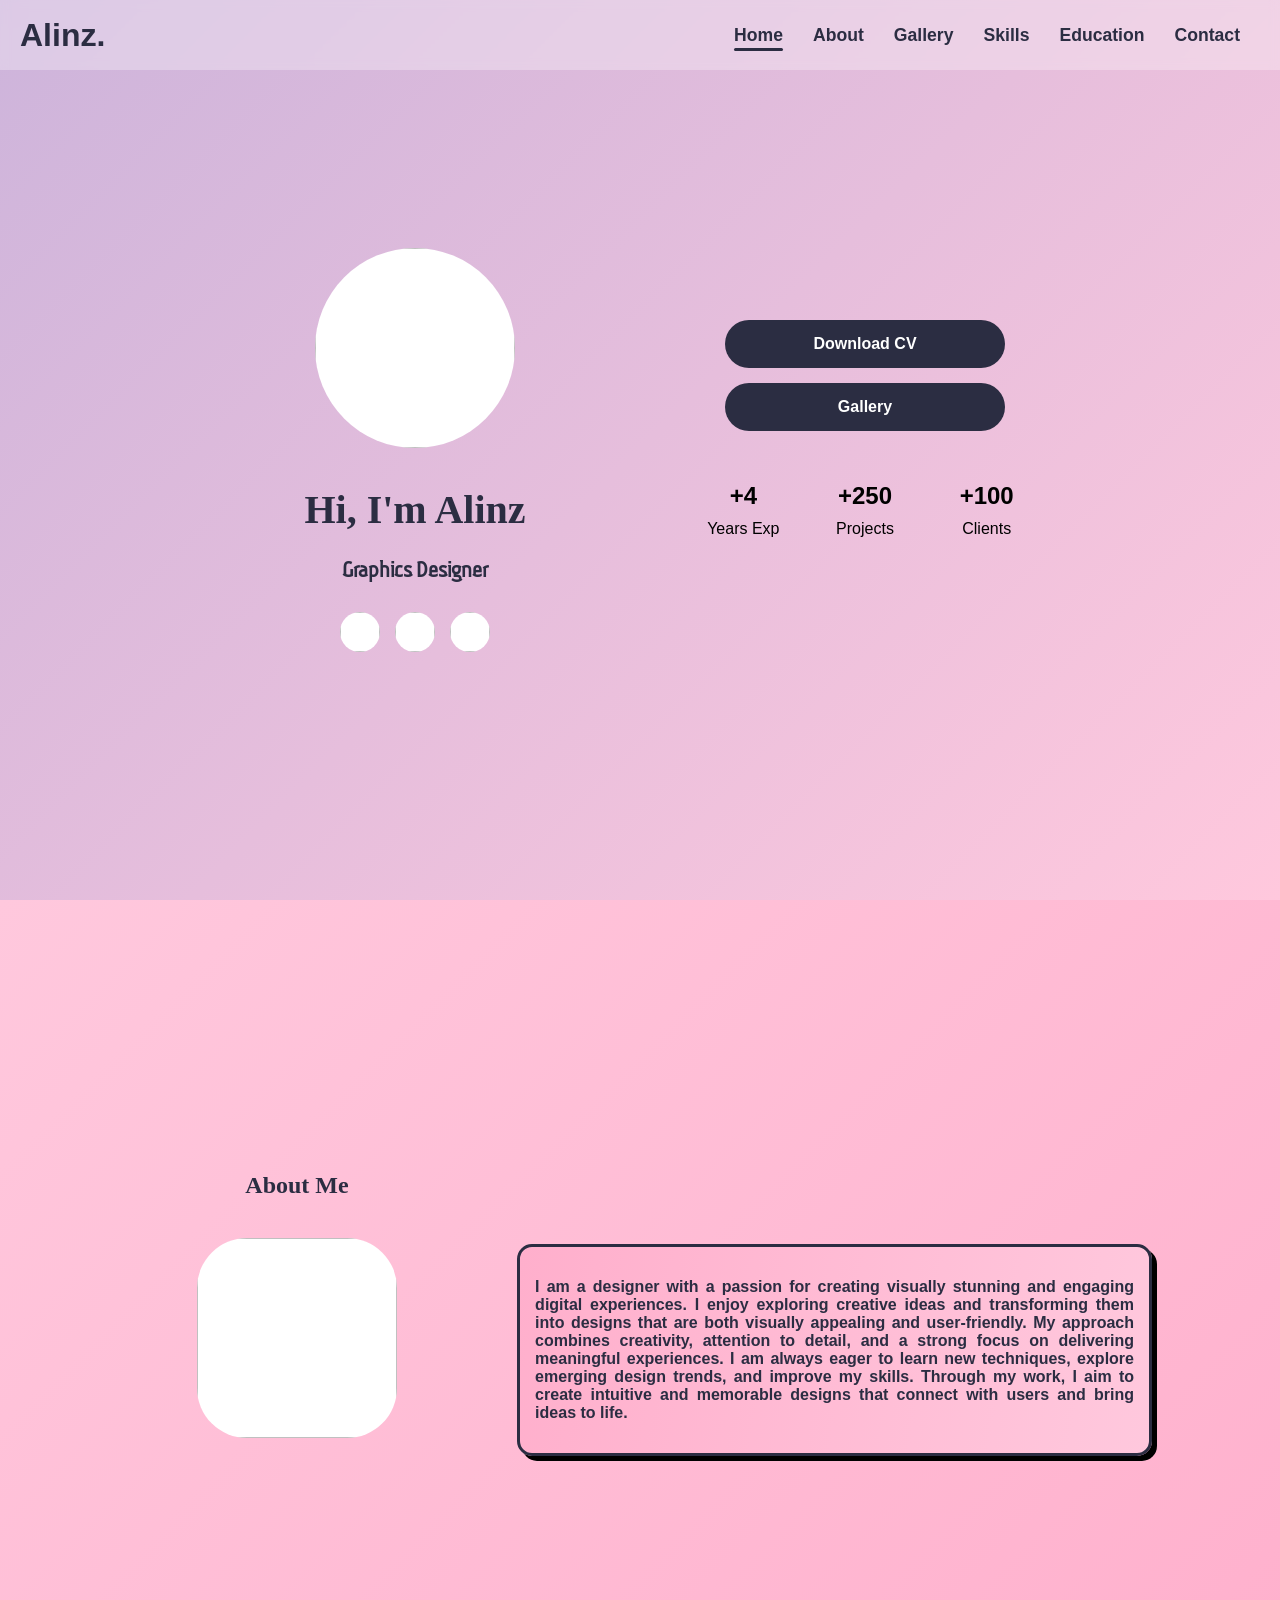
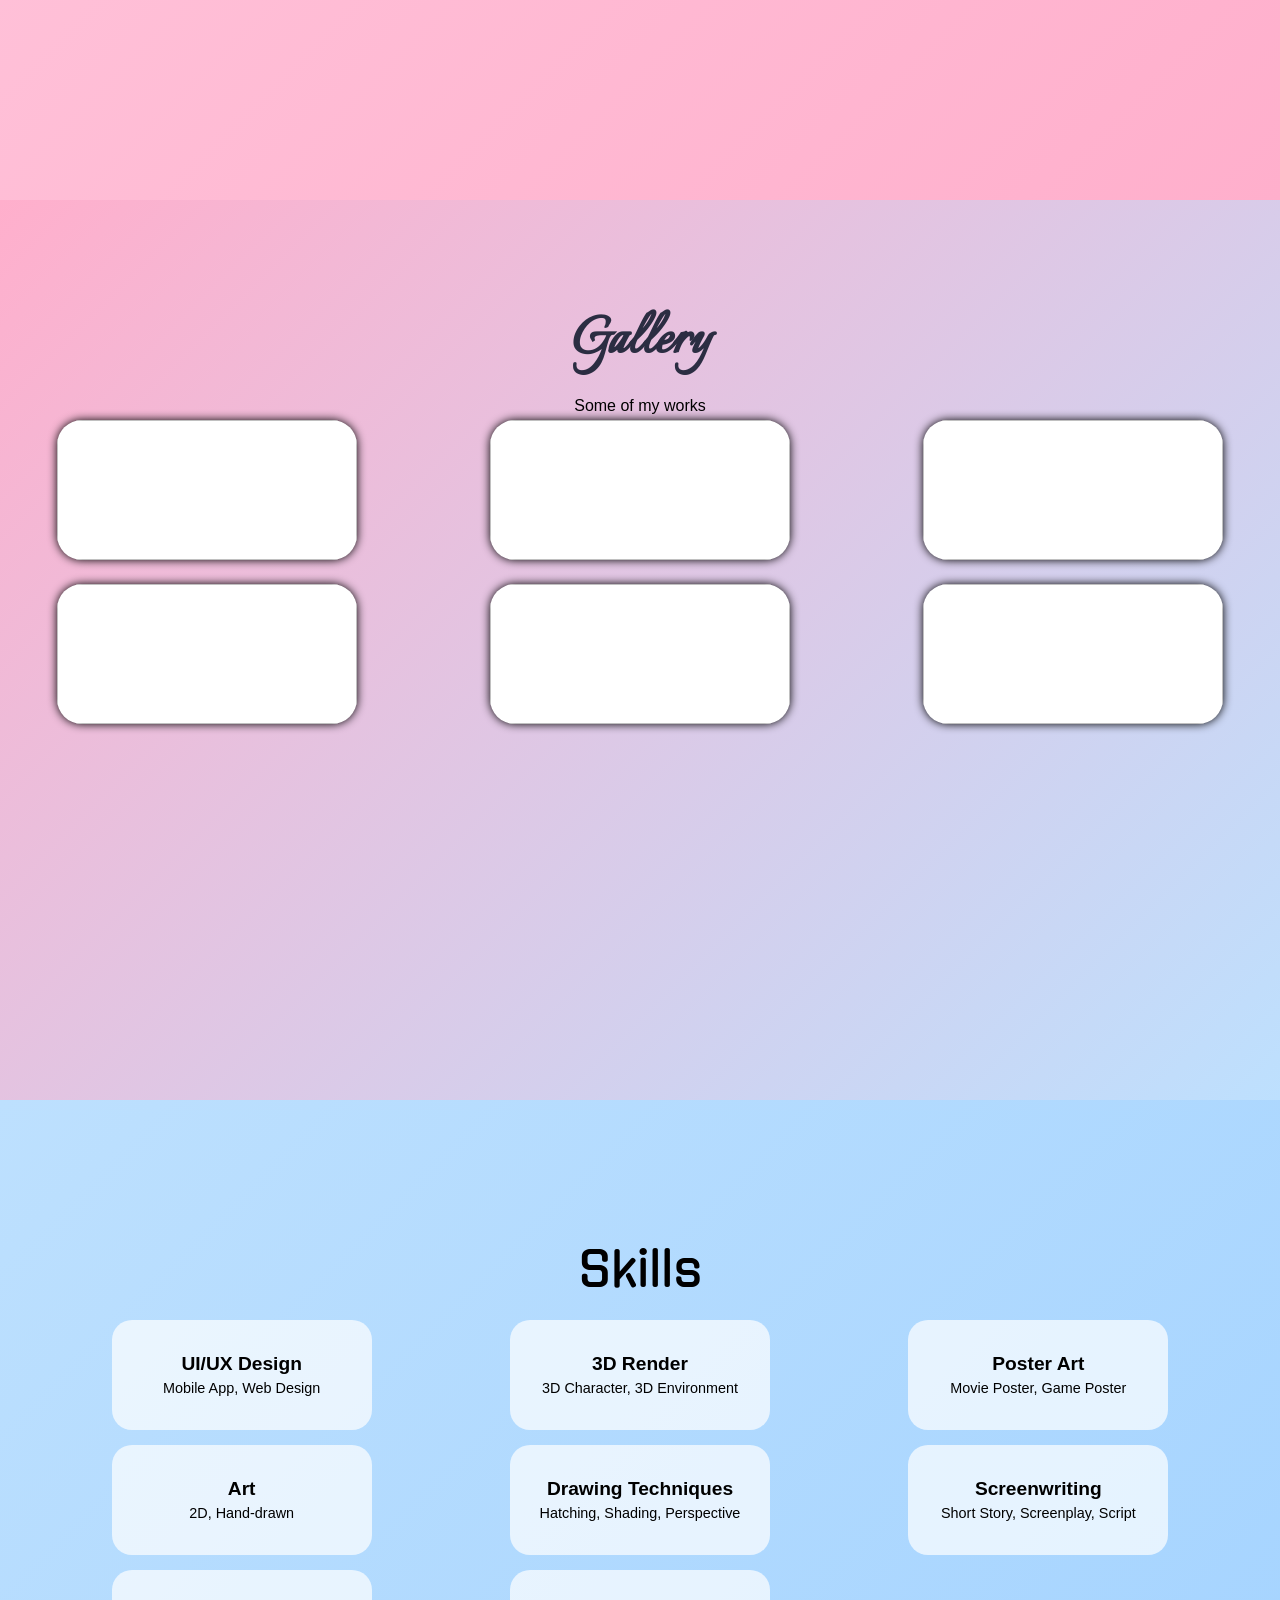
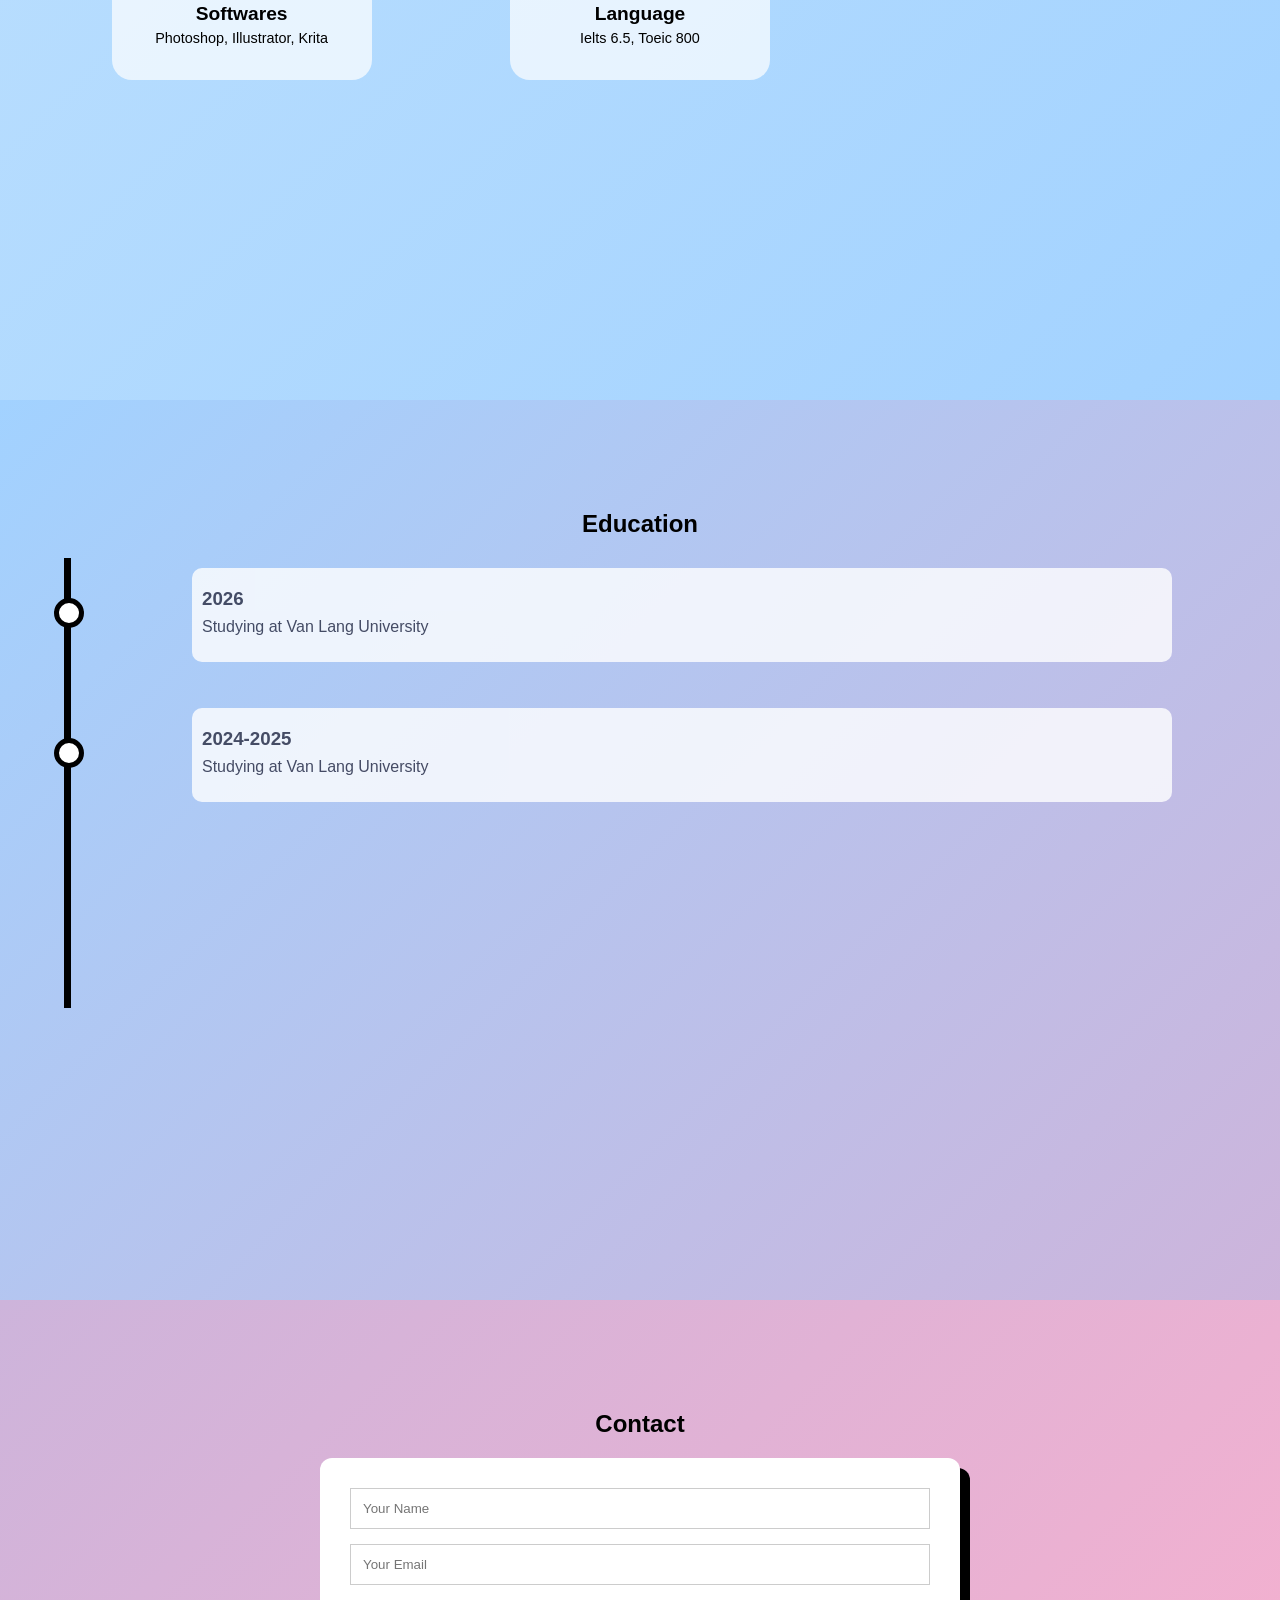
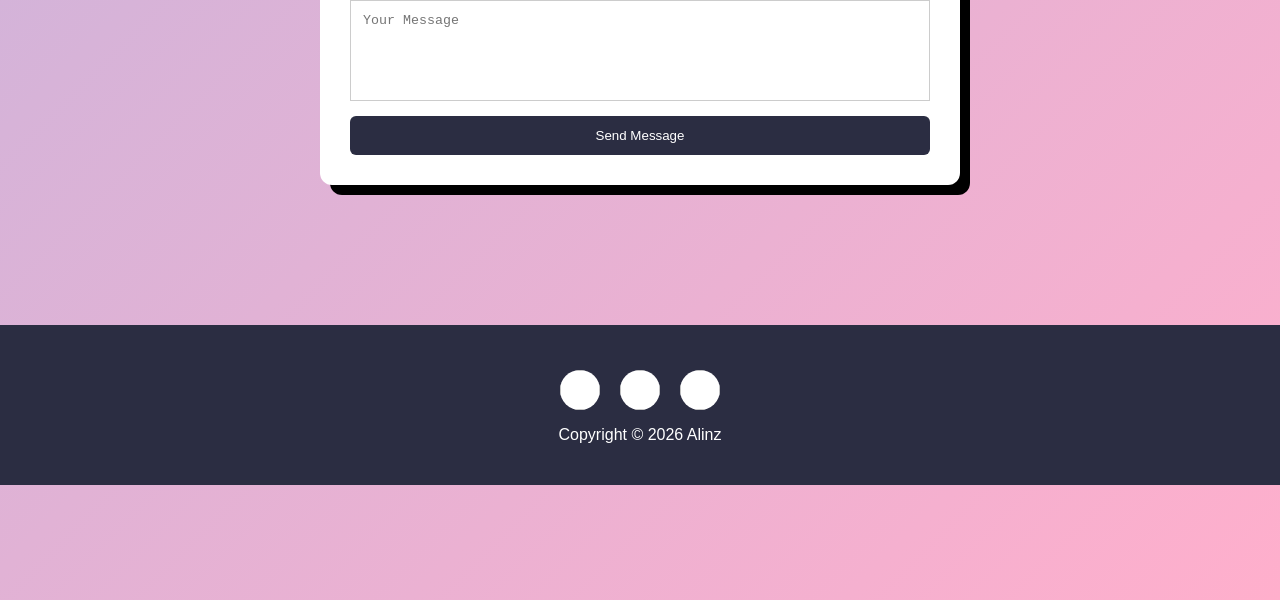
<file: index.html>
<!DOCTYPE html>
<html lang="en">
<head>
    <meta charset="UTF-8">
    <meta name="viewport" content="width=device-width, initial-scale=1.0">
    <title>Hoang Dung (Alinz)</title>

    <link rel="stylesheet" href="styles/section-1.css">
    <link rel="stylesheet" href="styles/section-2.css">
    <link rel="stylesheet" href="styles/section-3.css">
    <link rel="stylesheet" href="styles/section-4.css">
    <link rel="stylesheet" href="styles/section-5.css">
    <link rel="stylesheet" href="styles/section-6.css">

    <link rel="stylesheet" href="styles/placeholder.css">
    
    <link rel="stylesheet" href="styles/style.css">

</head>
<body>
    
    <nav>

        <a href="#Home" id="logo">Alinz.</a>

        <div class="nav-links">
            <a class="section-active" href="#Home" section-id="#Home">Home</a>
            <a class="section-active" href="#About" section-id="#About">About</a>
            <a class="section-active" href="#Gallery" section-id="#Gallery">Gallery</a>
            <a class="section-active" href="#Skills" section-id="#Skills">Skills</a>
            <a class="section-active" href="#Education" section-id="#Education">Education</a>
            <a class="section-active" href="#Contact" section-id="#Contact">Contact</a>
        </div>

    </nav>

    <button onclick="toggleMenu()" id="menuListButton">&#9776</button>
    <div id="menuList">
        <div class="nav-links">
            <a class="section-active" href="#Home" section-id="#Home">Home</a>
            <a class="section-active" href="#About" section-id="#About">About</a>
            <a class="section-active" href="#Gallery" section-id="#Gallery">Gallery</a>
            <a class="section-active" href="#Skills" section-id="#Skills">Skills</a>
            <a class="section-active" href="#Education" section-id="#Education">Education</a>
            <a class="section-active" href="#Contact" section-id="#Contact">Contact</a>
        </div>
    </div>

    <main>

        <!-- SECTION 1  -->
        <section id="Home" class="section-1">
            <div class="left">
                <div section-id="#Home" class="section-active avatar">
                    <img class="circle-200">
                </div>
    
                <div class="section-active greeting" section-id="#Home">
                    <h1>Hi, I'm Alinz</h1>
                    <h3>Graphics Designer</h3>
                </div>
    
                <div section-id="#Home" class="social-links section-active">
                    <img class="circle-40">
                    <img class="circle-40">
                    <img class="circle-40">
                </div>
            </div>
            <div class="right">
                <div section-id="#Home" class="buttons section-active">
                    <a >Download CV</a>
                    <a href="#Gallery" >Gallery</a>
                </div>
    
                <div class="achivements">
                    <div section-id="#Home" class="section-active a1">
                        <h2>+4</h2>
                        <p>Years Exp</p>
                    </div>
                    <div section-id="#Home" class="section-active a2">
                        <h2>+250</h2>
                        <p>Projects</p>
                    </div>
                    <div section-id="#Home"
                    class="section-active a3">
                        <h2>+100</h2>
                        <p>Clients</p>
                    </div>
                </div>
            </div>

        </section>

        <!-- SECTION 2  -->
        <section id="About" class="section-2" >
            <div class="left">
                <div class="title section-active" section-id="#About">
                    <h2>About Me</h2>
                </div>
                <div class="avatar section-active" section-id="#About">
                    <img class="square-200 rounded-50">
                </div>
            </div>

            <div class="right">
    
                <div class="content section-active" section-id="#About">
                    <p>I am a designer with a passion for creating visually stunning and engaging digital experiences. I enjoy exploring creative ideas and transforming them into designs that are both visually appealing and user-friendly. My approach combines creativity, attention to detail, and a strong focus on delivering meaningful experiences. I am always eager to learn new techniques, explore emerging design trends, and improve my skills. Through my work, I aim to create intuitive and memorable designs that connect with users and bring ideas to life.
</p>
                </div>
            </div>

        </section>

        <section id="Gallery" class="section-3">
            <div class="title section-active" section-id="#Gallery">
                <h1>Gallery</h1>
                <p>Some of my works</p>
            </div>
            <div class="container">
                <div class="c1 section-active" section-id="#Gallery">
                    <img class="box-200 rounded-25">
                </div>
                <div class="c2 section-active" section-id="#Gallery">
                    <img class="box-200 rounded-25">
                </div>
                <div class="c3 section-active" section-id="#Gallery">
                    <img class="box-200 rounded-25">
                </div>
                <div class="c4 section-active" section-id="#Gallery">
                    <img class="box-200 rounded-25">
                </div>
                <div class="c5 section-active" section-id="#Gallery">
                    <img class="box-200 rounded-25">
                </div>
                <div class="c6 section-active" section-id="#Gallery">
                    <img class="box-200 rounded-25">
                </div>

            </div>
        </section>

        <section id="Skills" class="section-4">
            <div class="title">
                <h1>Skills</h1>
            </div>

            <div class="container">
                <div class="c1 section-active" section-id="#Skills">
                    <h3>UI/UX Design</h3>
                    <p>Mobile App, Web Design</p>
                </div>
                <div class="c2 section-active" section-id="#Skills">
                    <h3>3D Render</h3>
                    <p>3D Character, 3D Environment</p>
                </div>
                <div class="c3 section-active" section-id="#Skills">
                    <h3>Poster Art</h3>
                    <p>Movie Poster, Game Poster</p>
                </div>
                <div class="c4 section-active" section-id="#Skills">
                    <h3>Art</h3>
                    <p>2D, Hand-drawn</p>
                </div>
                <div class="c5 section-active" section-id="#Skills">
                    <h3>Drawing Techniques</h3>
                    <p>Hatching, Shading, Perspective</p>
                </div>
                <div class="c6 section-active" section-id="#Skills">
                    <h3>Screenwriting</h3>
                    <p>Short Story, Screenplay, Script</p>
                </div>
                <div class="c7 section-active" section-id="#Skills">
                    <h3>Softwares</h3>
                    <p>Photoshop, Illustrator, Krita</p>
                </div>
                <div class="c8 section-active" section-id="#Skills">
                    <h3>Language</h3>
                    <p>Ielts 6.5, Toeic 800</p>
                </div>
            </div>
        </section>

        <section id="Education" class="section-5">
            <div class="title">
                <h1>Education</h1>
            </div>
            <div class="container">
                <div class="line section-active" section-id="#Education"></div>
                <div class="pointer1 section-active" section-id="#Education"></div>
                <div class="pointer2 section-active" section-id="#Education"></div>

                <div class="content1 section-active" section-id="#Education">
                    <h3>2026</h3>
                    <p>Studying at Van Lang University</p>
                </div>
                <div class="content2 section-active" section-id="#Education">
                    <h3>2024-2025</h3>
                    <p>Studying at Van Lang University</p>
                </div>
            </div>

            <div class="subcontent section-active" section-id="#Education">
                <h2></h2>
            </div>

        </section>
        
        <section id="Contact" class="section-6">
            <div class="title section-active" section-id="#Contact">
                <h1>Contact</h1>
            </div>

            <form class="contact-form section-active" section-id="#Contact" action="https://formsubmit.co/hoangdungpenguin@gmail.com" method="POST">
                <input type="text" name="Name" placeholder="Your Name" required>
                <input type="email" name="Email" placeholder="Your Email" required>
                <textarea name="Message" placeholder="Your Message" rows="5" required></textarea>
                <button type="submit" class="btn btn-black">Send Message</button>
            </form>
            <class class="foot">
                <div class="social-links" section-id="#Contact">
                    <img class="l1 circle-40 section-active" section-id="#Contact">
                    <img class="l2 circle-40 section-active" section-id="#Contact">
                    <img class="l3 circle-40 section-active" section-id="#Contact">
                </div>
                <p class="section-active" section-id="#Contact">Copyright &copy; 2026 Alinz</p>
            </class>
        </section>

    </main>

    <script src="scripts/content.js"></script>
    <script src="scripts/frontend.js"></script>

</body>
</html>
</file>
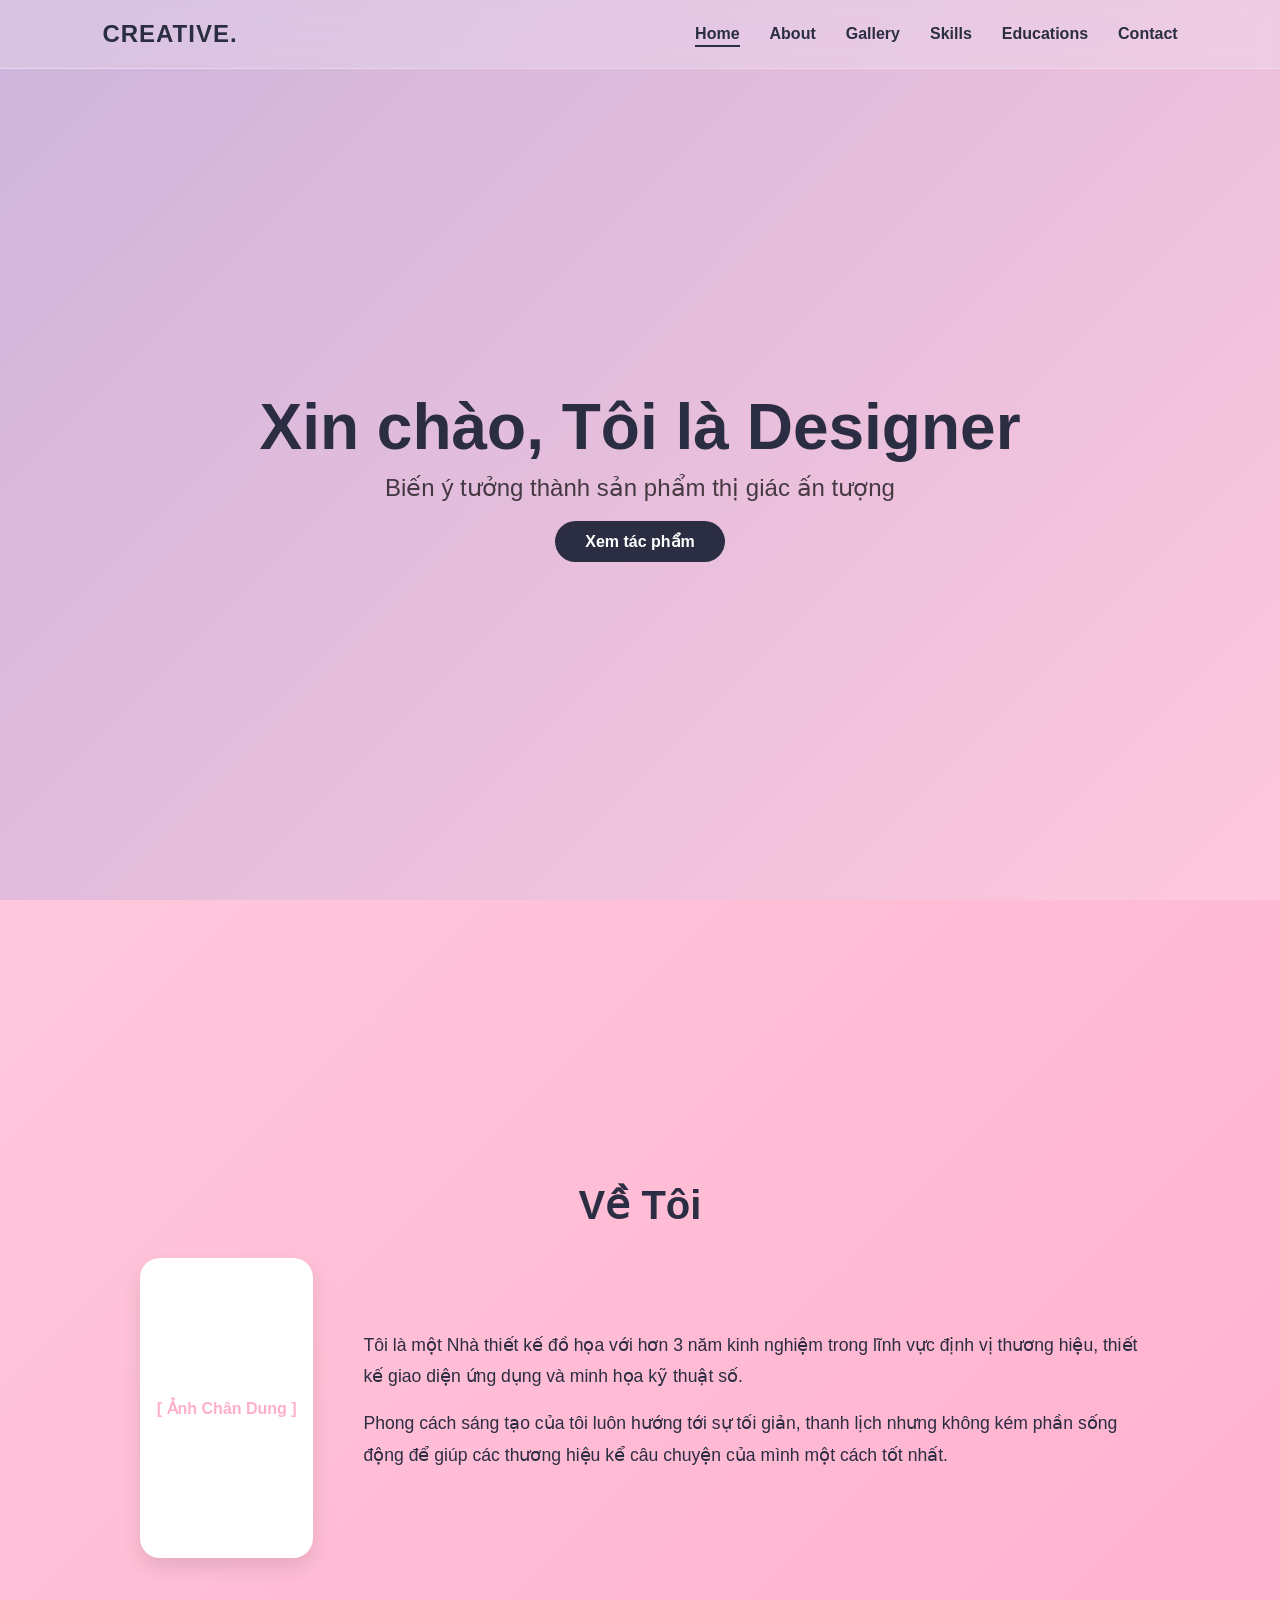
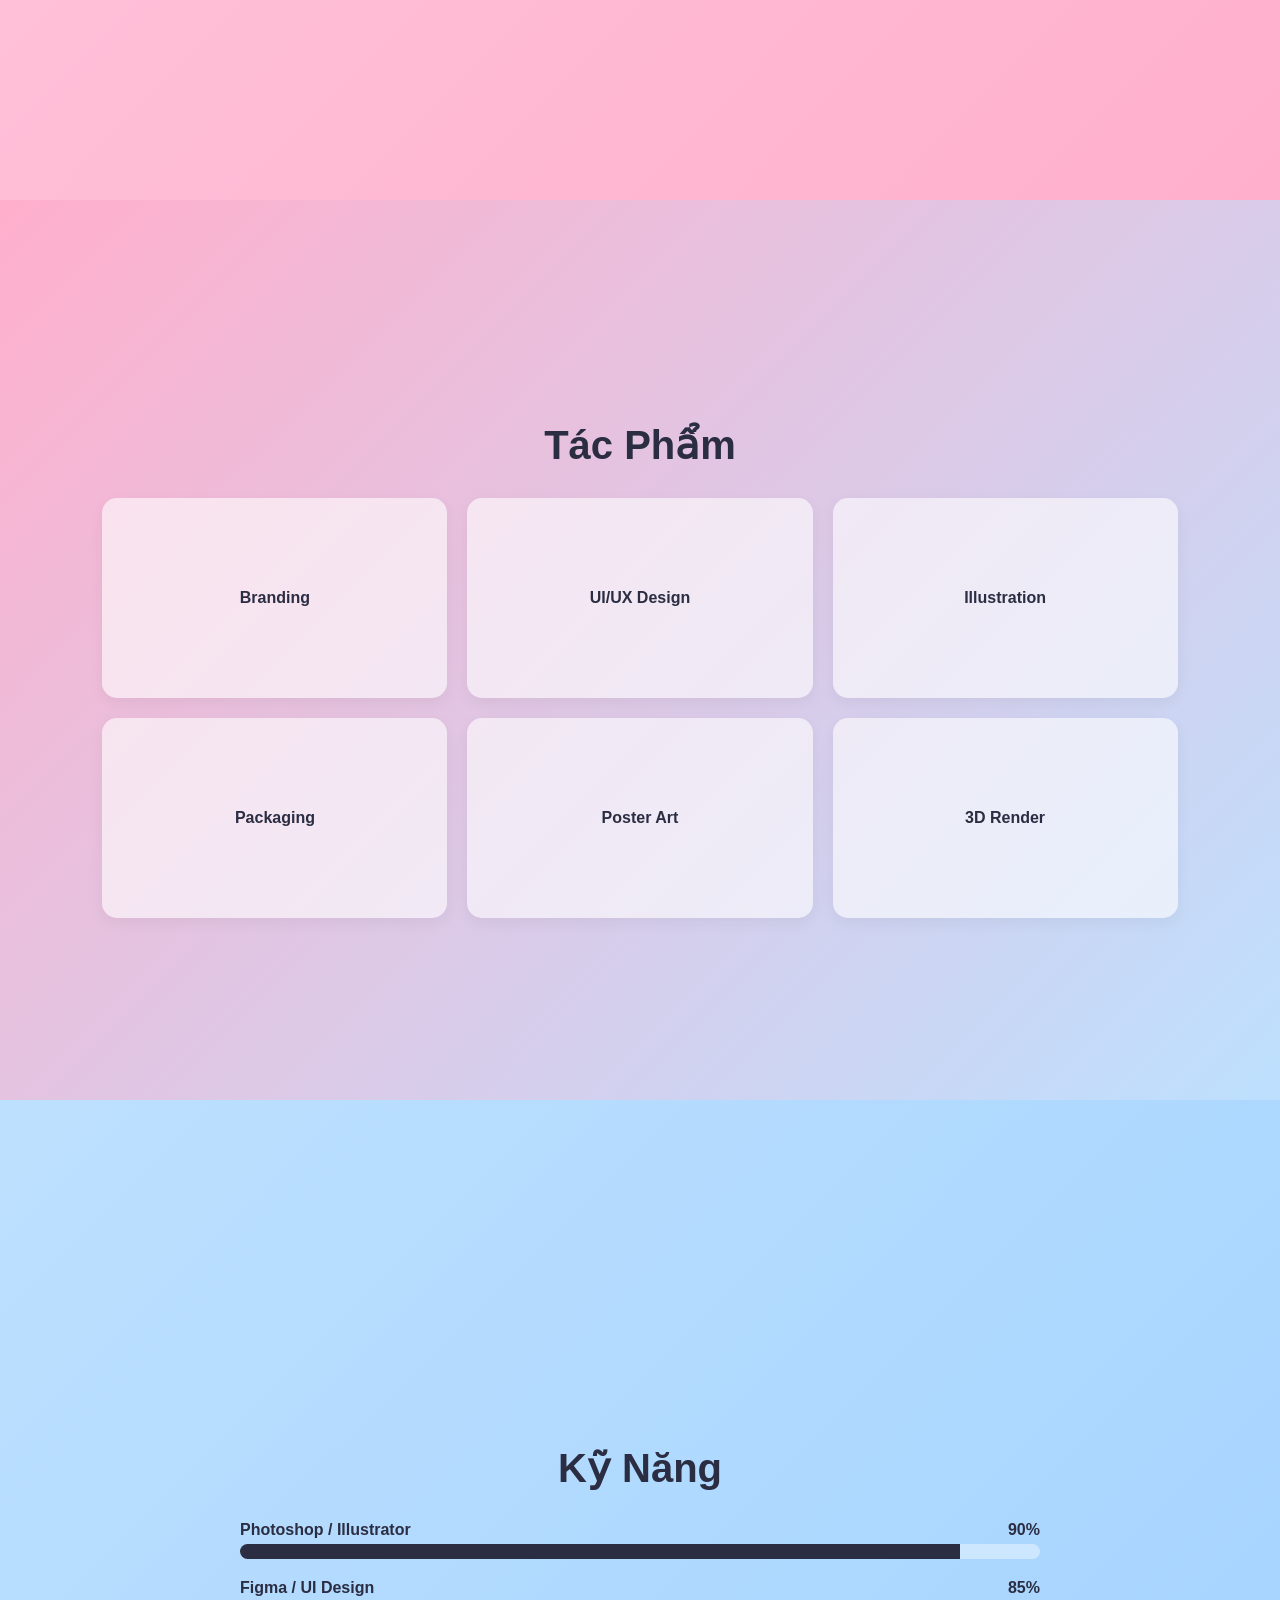
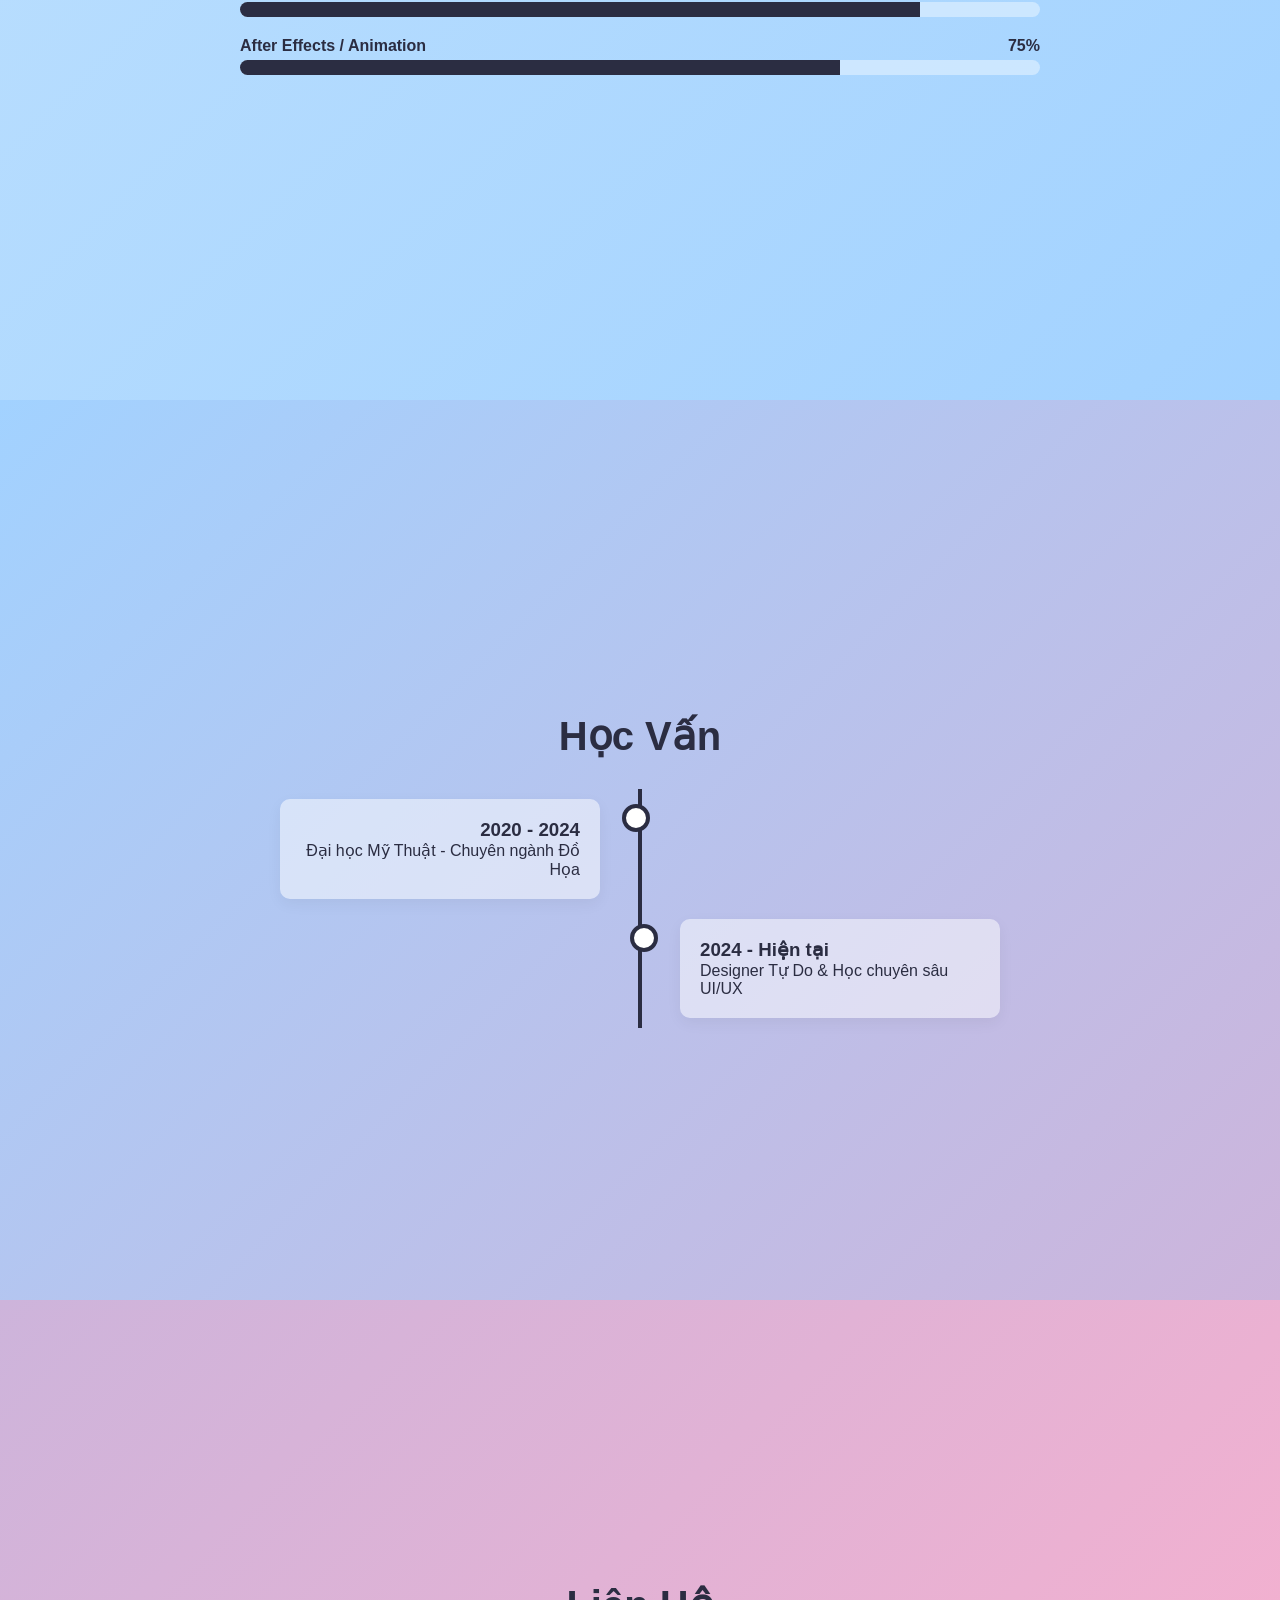
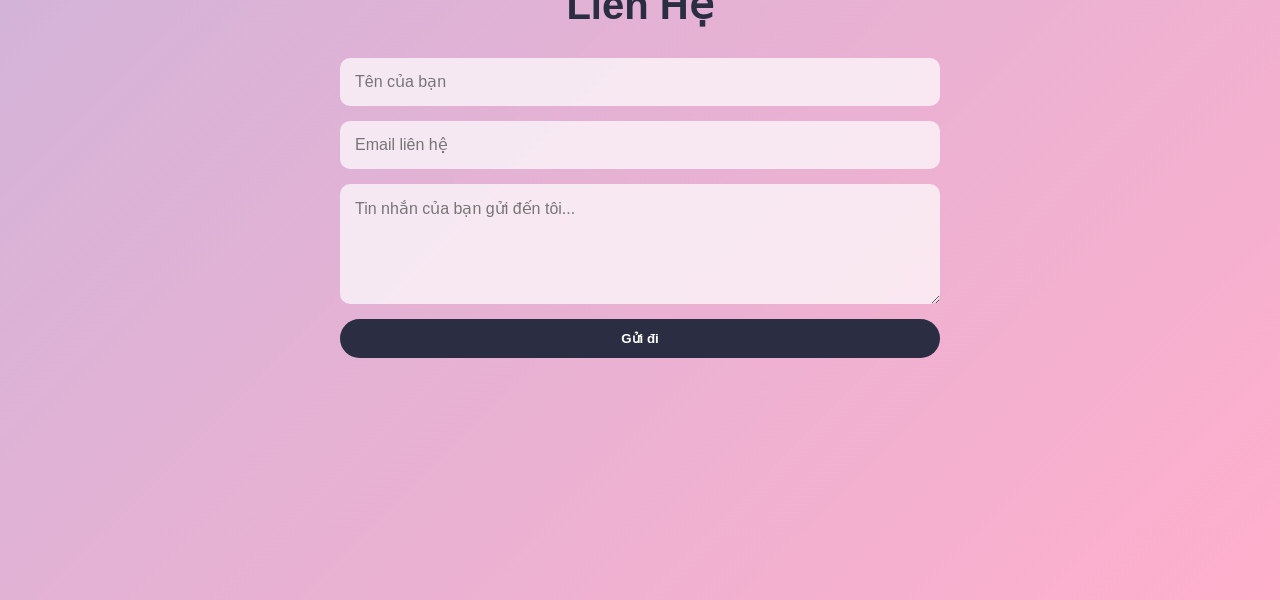
<file: idea/portfolio.html>
<!DOCTYPE html>
<html lang="vi">
<head>
    <meta charset="UTF-8">
    <meta name="viewport" content="width=device-width, initial-scale=1.0">
    <title>Graphic Designer Portfolio</title>
    <style>
        /* --- CẤU HÌNH BIẾN MÀU SẮC CHỦ ĐẠO --- */
        :root {
            --color-1: #cdb4db;
            --color-2: #ffc8dd;
            --color-3: #ffafcc;
            --color-4: #bde0fe;
            --color-5: #a2d2ff;
            --text-dark: #2b2d42;
            --text-light: #ffffff;
        }

        /* --- CSS RESET & CẤU HÌNH SCROLL SNAPPING --- */
        * {
            margin: 0;
            padding: 0;
            box-sizing: border-box;
            font-family: 'Segoe UI', Tahoma, Geneva, Verdana, sans-serif;
        }

        html {
            scroll-behavior: smooth;
        }

        body {
            color: var(--text-dark);
            overflow-x: hidden;
            background-color: #faf9f6;
            /* Kích hoạt trượt bám section theo chiều dọc */
            scroll-snap-type: y mandatory;
            height: 100vh;
            overflow-y: scroll;
        }

        /* --- THANH ĐIỀU HƯỚNG (NAVIGATION) --- */
        header {
            position: fixed;
            top: 0;
            left: 0;
            width: 100%;
            display: flex;
            justify-content: space-between;
            align-items: center;
            padding: 20px 8%;
            z-index: 1000;
            background: rgba(255, 255, 255, 0.2);
            backdrop-filter: blur(10px);
            border-bottom: 1px solid rgba(255, 255, 255, 0.3);
        }

        .logo {
            font-size: 1.5rem;
            font-weight: 800;
            color: var(--text-dark);
            text-decoration: none;
            letter-spacing: 1px;
        }

        .nav-links {
            display: flex;
            list-style: none;
            gap: 30px;
        }

        .nav-links a {
            text-decoration: none;
            color: var(--text-dark);
            font-weight: 600;
            font-size: 1rem;
            transition: color 0.3s;
            position: relative;
        }

        .nav-links a::after {
            content: '';
            position: absolute;
            width: 0;
            height: 2px;
            bottom: -5px;
            left: 0;
            background-color: var(--text-dark);
            transition: width 0.3s;
        }

        .nav-links a:hover::after,
        .nav-links a.active::after {
            width: 100%;
        }

        /* Menu Mobile Toggle */
        .menu-toggle {
            display: none;
            flex-direction: column;
            gap: 5px;
            cursor: pointer;
        }

        .menu-toggle span {
            width: 25px;
            height: 3px;
            background-color: var(--text-dark);
            border-radius: 2px;
            transition: 0.3s;
        }

        /* --- CẤU HÌNH CHUNG CHO CÁC SECTION --- */
        section {
            height: 100vh;
            width: 100vw;
            display: flex;
            flex-direction: column;
            justify-content: center;
            align-items: center;
            padding: 80px 8% 40px 8%;
            /* Bám dính tiêu điểm khi cuộn */
            scroll-snap-align: start;
            scroll-snap-stop: always;
            position: relative;
        }

        .section-title {
            font-size: 2.5rem;
            margin-bottom: 30px;
            text-align: center;
            position: relative;
        }

        /* --- HIỆU ỨNG XUẤT HIỆN (ANIMATION EFFECTS) --- */
        .reveal {
            opacity: 0;
            transform: translateY(50px);
            transition: all 1s ease;
        }

        .reveal.active {
            opacity: 1;
            transform: translateY(0);
        }

        .delay-1 { transition-delay: 0.2s; }
        .delay-2 { transition-delay: 0.4s; }
        .delay-3 { transition-delay: 0.6s; }

        /* --- CHI TIẾT TỪNG SECTION --- */

        /* 1. Home Section */
        #home {
            background: linear-gradient(135deg, var(--color-1), var(--color-2));
            text-align: center;
        }
        #home h1 {
            font-size: 4rem;
            font-weight: 900;
            color: var(--text-dark);
            margin-bottom: 10px;
        }
        #home p {
            font-size: 1.5rem;
            color: rgba(0,0,0,0.7);
            margin-bottom: 30px;
        }
        .btn {
            padding: 12px 30px;
            background-color: var(--text-dark);
            color: white;
            text-decoration: none;
            border-radius: 30px;
            font-weight: 600;
            transition: transform 0.3s, background-color 0.3s;
        }
        .btn:hover {
            transform: scale(1.05);
            background-color: #000;
        }

        /* 2. About Section */
        #about {
            background: linear-gradient(135deg, var(--color-2), var(--color-3));
        }
        .about-container {
            display: flex;
            align-items: center;
            gap: 50px;
            max-width: 1000px;
        }
        .about-img {
            width: 300px;
            height: 300px;
            background-color: white;
            border-radius: 20px;
            box-shadow: 0 10px 20px rgba(0,0,0,0.1);
            display: flex;
            align-items: center;
            justify-content: center;
            font-weight: bold;
            color: var(--color-3);
        }
        .about-text p {
            font-size: 1.1rem;
            line-height: 1.8;
            margin-bottom: 15px;
        }

        /* 3. Gallery Section */
        #gallery {
            background: linear-gradient(135deg, var(--color-3), var(--color-4));
        }
        .gallery-grid {
            display: grid;
            grid-template-columns: repeat(3, 1fr);
            gap: 20px;
            width: 100%;
            max-width: 1100px;
        }
        .gallery-item {
            height: 200px;
            background-color: rgba(255,255,255,0.6);
            border-radius: 15px;
            overflow: hidden;
            position: relative;
            cursor: pointer;
            box-shadow: 0 5px 15px rgba(0,0,0,0.05);
            display: flex;
            align-items: center;
            justify-content: center;
            font-weight: bold;
            transition: transform 0.3s;
        }
        .gallery-item:hover {
            transform: translateY(-5px);
        }

        /* 4. Skills Section */
        #skills {
            background: linear-gradient(135deg, var(--color-4), var(--color-5));
        }
        .skills-container {
            width: 100%;
            max-width: 800px;
        }
        .skill-bar {
            margin-bottom: 20px;
        }
        .skill-info {
            display: flex;
            justify-content: space-between;
            margin-bottom: 5px;
            font-weight: 600;
        }
        .bar-outer {
            width: 100%;
            height: 15px;
            background-color: rgba(255, 255, 255, 0.4);
            border-radius: 10px;
            overflow: hidden;
        }
        .bar-inner {
            height: 100%;
            background-color: var(--text-dark);
            width: 0; /* Sẽ chạy hiệu ứng bằng JS */
            transition: width 1.5s cubic-bezier(0.1, 0.8, 0.3, 1);
        }

        /* 5. Educations Section */
        #educations {
            background: linear-gradient(135deg, var(--color-5), var(--color-1));
        }
        .timeline {
            position: relative;
            max-width: 800px;
            width: 100%;
        }
        .timeline::after {
            content: '';
            position: absolute;
            width: 4px;
            background-color: var(--text-dark);
            top: 0;
            bottom: 0;
            left: 50%;
            margin-left: -2px;
        }
        .timeline-item {
            padding: 10px 40px;
            position: relative;
            width: 50%;
        }
        .timeline-item::after {
            content: '';
            position: absolute;
            width: 20px;
            height: 20px;
            right: -10px;
            background-color: white;
            border: 4px solid var(--text-dark);
            top: 15px;
            border-radius: 50%;
            z-index: 1;
        }
        .left { left: 0; text-align: right; }
        .right { left: 50%; }
        .right::after { left: -10px; }
        .timeline-content {
            padding: 20px;
            background: rgba(255, 255, 255, 0.5);
            border-radius: 10px;
            box-shadow: 0 5px 15px rgba(0,0,0,0.05);
        }

        /* 6. Contact Section */
        #contact {
            background: linear-gradient(135deg, var(--color-1), var(--color-3));
        }
        .contact-form {
            width: 100%;
            max-width: 600px;
            display: flex;
            flex-direction: column;
            gap: 15px;
        }
        .contact-form input, .contact-form textarea {
            padding: 15px;
            border: none;
            border-radius: 10px;
            background: rgba(255, 255, 255, 0.7);
            font-size: 1rem;
            outline: none;
        }
        .contact-form input:focus, .contact-form textarea:focus {
            background: rgba(255, 255, 255, 0.9);
        }

        /* --- PHẦN HỖ TRỢ ĐIỆN THOẠI (RESPONSIVE) --- */
        @media (max-width: 768px) {
            header {
                padding: 20px 5%;
            }

            .menu-toggle {
                display: flex;
            }

            .nav-links {
                position: fixed;
                right: -100%;
                top: 70px;
                flex-direction: column;
                background: rgba(255, 255, 255, 0.95);
                backdrop-filter: blur(10px);
                width: 70%;
                height: calc(100vh - 70px);
                padding: 40px;
                gap: 30px;
                transition: 0.3s;
                box-shadow: -5px 0 15px rgba(0,0,0,0.05);
            }

            .nav-links.open {
                right: 0;
            }

            #home h1 { font-size: 2.5rem; }
            #home p { font-size: 1.1rem; }

            .about-container {
                flex-direction: column;
                gap: 20px;
                text-align: center;
            }
            .about-img {
                width: 180px;
                height: 180px;
            }

            .gallery-grid {
                grid-template-columns: repeat(2, 1fr);
                gap: 10px;
            }
            .gallery-item { height: 120px; }

            .timeline::after { left: 31px; }
            .timeline-item { width: 100%; padding-left: 70px; padding-right: 25px; }
            .timeline-item::after { left: 21px; }
            .left { text-align: left; }
            .right { left: 0; }
        }
    </style>
</head>
<body>

    <header>
        <a href="#home" class="logo">CREATIVE.</a>
        <div class="menu-toggle" id="mobile-menu">
            <span></span>
            <span></span>
            <span></span>
        </div>
        <ul class="nav-links">
            <li><a href="#home" class="nav-item active">Home</a></li>
            <li><a href="#about" class="nav-item">About</a></li>
            <li><a href="#gallery" class="nav-item">Gallery</a></li>
            <li><a href="#skills" class="nav-item">Skills</a></li>
            <li><a href="#educations" class="nav-item">Educations</a></li>
            <li><a href="#contact" class="nav-item">Contact</a></li>
        </ul>
    </header>

    <section id="home">
        <div class="reveal">
            <h1>Xin chào, Tôi là Designer</h1>
            <p>Biến ý tưởng thành sản phẩm thị giác ấn tượng</p>
            <a href="#gallery" class="btn">Xem tác phẩm</a>
        </div>
    </section>

    <section id="about">
        <h2 class="section-title reveal">Về Tôi</h2>
        <div class="about-container">
            <div class="about-img reveal delay-1">
                [ Ảnh Chân Dung ]
            </div>
            <div class="about-text reveal delay-2">
                <p>Tôi là một Nhà thiết kế đồ họa với hơn 3 năm kinh nghiệm trong lĩnh vực định vị thương hiệu, thiết kế giao diện ứng dụng và minh họa kỹ thuật số.</p>
                <p>Phong cách sáng tạo của tôi luôn hướng tới sự tối giản, thanh lịch nhưng không kém phần sống động để giúp các thương hiệu kể câu chuyện của mình một cách tốt nhất.</p>
            </div>
        </div>
    </section>

    <section id="gallery">
        <h2 class="section-title reveal">Tác Phẩm</h2>
        <div class="gallery-grid reveal delay-1">
            <div class="gallery-item">Branding</div>
            <div class="gallery-item">UI/UX Design</div>
            <div class="gallery-item">Illustration</div>
            <div class="gallery-item">Packaging</div>
            <div class="gallery-item">Poster Art</div>
            <div class="gallery-item">3D Render</div>
        </div>
    </section>

    <section id="skills">
        <h2 class="section-title reveal">Kỹ Năng</h2>
        <div class="skills-container reveal delay-1">
            <div class="skill-bar">
                <div class="skill-info"><span>Photoshop / Illustrator</span><span>90%</span></div>
                <div class="bar-outer"><div class="bar-inner" data-skill="90%"></div></div>
            </div>
            <div class="skill-bar">
                <div class="skill-info"><span>Figma / UI Design</span><span>85%</span></div>
                <div class="bar-outer"><div class="bar-inner" data-skill="85%"></div></div>
            </div>
            <div class="skill-bar">
                <div class="skill-info"><span>After Effects / Animation</span><span>75%</span></div>
                <div class="bar-outer"><div class="bar-inner" data-skill="75%"></div></div>
            </div>
        </div>
    </section>

    <section id="educations">
        <h2 class="section-title reveal">Học Vấn</h2>
        <div class="timeline reveal delay-1">
            <div class="timeline-item left">
                <div class="timeline-content">
                    <h3>2020 - 2024</h3>
                    <p>Đại học Mỹ Thuật - Chuyên ngành Đồ Họa</p>
                </div>
            </div>
            <div class="timeline-item right">
                <div class="timeline-content">
                    <h3>2024 - Hiện tại</h3>
                    <p>Designer Tự Do & Học chuyên sâu UI/UX</p>
                </div>
            </div>
        </div>
    </section>

    <section id="contact">
        <h2 class="section-title reveal">Liên Hệ</h2>
        <form class="contact-form reveal delay-1" onsubmit="event.preventDefault(); alert('Cảm ơn bạn đã nhắn tin!');">
            <input type="text" placeholder="Tên của bạn" required>
            <input type="email" placeholder="Email liên hệ" required>
            <textarea rows="5" placeholder="Tin nhắn của bạn gửi đến tôi..." required></textarea>
            <button type="submit" class="btn" style="border:none; cursor:pointer;">Gửi đi</button>
        </form>
    </section>

    <script>
        // 1. Menu Mobile hoạt động bật/tắt linh hoạt
        const mobileMenu = document.getElementById('mobile-menu');
        const navLinks = document.querySelector('.nav-links');
        const navItems = document.querySelectorAll('.nav-item');

        mobileMenu.addEventListener('click', () => {
            navLinks.classList.toggle('open');
        });

        navItems.forEach(item => {
            item.addEventListener('click', () => {
                navLinks.classList.remove('open');
            });
        });

        // 2. Kích hoạt hiệu ứng xuất hiện khi cuộn tới vùng (Intersection Observer)
        const revealElements = document.querySelectorAll('.reveal');
        
        const revealObserver = new IntersectionObserver((entries) => {
            entries.forEach(entry => {
                if (entry.isIntersecting) {
                    entry.target.classList.add('active');
                    
                    // Xử lý riêng cho hiệu ứng chạy thanh phần trăm Skill
                    const skillBars = entry.target.querySelectorAll('.bar-inner');
                    skillBars.forEach(bar => {
                        bar.style.width = bar.getAttribute('data-skill');
                    });
                }
            });
        }, {
            threshold: 0.25 // Kích hoạt khi cấu trúc chiếm 25% khung nhìn
        });

        revealElements.forEach(element => revealObserver.observe(element));

        // 3. Cập nhật trạng thái Active trên thanh Menu khi cuộn qua các Section
        const sections = document.querySelectorAll('section');
        
        const navObserver = new IntersectionObserver((entries) => {
            entries.forEach(entry => {
                if (entry.isIntersecting) {
                    const id = entry.target.getAttribute('id');
                    navItems.forEach(item => {
                        if (item.getAttribute('href') === `#${id}`) {
                            item.classList.add('active');
                        } else {
                            item.classList.remove('active');
                        }
                    });
                }
            });
        }, {
            threshold: 0.5 // Cập nhật menu khi section chiếm 50% màn hình
        });

        sections.forEach(section => navObserver.observe(section));
    </script>
</body>
</html>
</file>
<file: styles/section-1.css>
#Home {
    background: linear-gradient(135deg, var(--color-1), var(--color-2));
    display: flex;
    flex-direction: column;
    align-items: center;
    text-align: center;
    min-height: 100vh;
}

#Home .left,
#Home .right {
    width: 100%;
    display: flex;
    flex-direction: column;
    align-items: center;
}

#Home .avatar {
    padding-top: 120px;
}

#Home .greeting h1 {
    font-family: cursive;
    font-size: 2.5rem;
    font-weight: bold;
    color: var(--text-dark);
    margin-bottom: 10px;
}

#Home .greeting h3 {
    font-family: 'Aubrey', cursive;
    font-size: 1.5rem;
    color: var(--text-dark);
    margin-bottom: 30px;
}

#Home .social-links {
    display: flex;
    flex-direction: row;
    gap: 15px;
}

#Home .buttons {
    padding-top: 30px;
    display: flex;
    flex-direction: row;
    justify-content: center;
    width: 100%;
    gap: 15px;
}

#Home .buttons a {
    width: 35%;
    font-size: 1rem;
    font-weight: bold;
    background-color: var(--text-dark);
    color: var(--text-light);
    border: none;
    border-radius: 50px;
    padding: 15px;
    text-decoration: none;
    cursor: pointer;
    transform: scale(1);
    transition: transform 0.3s, background-color 0.3s, color 0.3s;
}

#Home .buttons a:hover {
    transform: scale(1.05);
    background-color: var(--text-light);
    color: var(--text-dark);
}

#Home .achivements {
    display: flex;
    flex-direction: row;
    justify-content: center;
    align-items: center;
    margin-top: 30px;
    gap: 5px;
    width: 80%;
}

#Home .achivements div {
    display: flex;
    flex-direction: column;
    justify-content: center;
    align-items: center;
    width: 33%;
    height: 100px;
    padding: 10px;
}

#Home .achivements h2 {
    margin: 0;
    padding: 0;
    line-height: 1rem;
}

#Home .section-active {
    opacity: 0;
    transform: translateY(20px);
    transition: opacity 1.5s ease, transform 1.5s ease;
}

#Home .avatar.section-active { transition-delay: 0.2s; }
#Home .greeting.section-active { transition-delay: 0.5s; }

#Home .social-links.section-active {
    opacity: 1;
    transform: none;
    transition: none;
}

#Home .social-links img {
    opacity: 0;
    transform: translateY(20px);
    transition: opacity 1s ease, transform 1s ease;
}

#Home .social-links img:nth-child(1) { transition-delay: 0.5s; }
#Home .social-links img:nth-child(2) { transition-delay: 0.9s; }
#Home .social-links img:nth-child(3) { transition-delay: 1.3s; }

#Home .buttons.section-active {
    opacity: 1;
    transform: none;
    transition: none;
}

#Home .buttons a {
    opacity: 0;
    transform: translateY(20px);
    transition: opacity 1s ease, transform 1s cubic-bezier(0.175, 0.885, 0.32, 1.275);
}

#Home .buttons a:nth-child(1) { transition-delay: 1.5s; }
#Home .buttons a:nth-child(2) { transition-delay: 1.9s; }

#Home .achivements .a1 { transition-delay: 2s; }
#Home .achivements .a2 { transition-delay: 2.4s; }
#Home .achivements .a3 { transition-delay: 2.8s; }

#Home .section-active.active-once,
#Home .social-links.active-once img,
#Home .buttons.active-once a {
    opacity: 1;
    transform: translateY(0);
}

@media (min-width: 1024px) {
    #Home {
        flex-direction: row;
        justify-content: center;
        align-items: center;
    }

    #Home .left,
    #Home .right {
        width: 50%;
        max-width: 450px;
        align-items: center;
        text-align: center;
    }

    #Home .avatar {
        padding-top: 0;
    }

    #Home .buttons {
        flex-direction: column;
        align-items: center;
        padding-top: 0;
    }

    #Home .buttons a {
        width: 250px;
    }
}
</file>
<file: styles/section-2.css>
#About {
    background: linear-gradient(135deg, var(--color-2), var(--color-3));
    display: flex;
    flex-direction: column;
    align-items: center;
    position: relative;
    min-height: 800px;
}

#About .left,
#About .right {
    width: 100%;
    display: flex;
    flex-direction: column;
    align-items: center;
}

#About .title {
    top: 120px;
    font-weight: bold;
    color: var(--text-dark);
    font-family: cursive;
}

#About .avatar {
    top: 180px;
}

#About .content {
    top: 420px;
    width: 80%;
    text-align: justify;
    color: var(--text-dark);
    font-weight: bold;
    background: linear-gradient(280deg, var(--color-2), var(--color-3));
    padding: 15px;
    border-radius: 15px;
    border: 3px solid var(--text-dark);
    box-shadow: 5px 5px black;
    box-sizing: border-box;
}

#About .section-active {
    opacity: 0;
    position: absolute;
    left: 50%;
    transform: translateX(-50%) translateY(30px);
    transition: opacity 2s ease, transform 2s ease;
}

#About .section-active.active-once {
    opacity: 1;
    transform: translateX(-50%) translateY(0);
}

#About .section-active.content {
    transition-delay: 0.5s;
}

@media (min-width: 1024px) {
    #About {
        flex-direction: row;
        justify-content: center;
        align-items: center;
        min-height: 100vh;
        padding: 0 10%;
        box-sizing: border-box;
        gap: 5%;
    }

    #About .left {
        width: 33%;
        position: relative;
        bottom:55px;
    }

    #About .right {
        width: 62%;
        position: relative;
    }

    #About .title,
    #About .avatar,
    #About .content {
        position: static;
        top: auto;
        left: auto;
        width: 100%;
    }

    #About .title {
        text-align: center;
        margin-bottom: 20px;
    }

    #About .avatar {
        display: flex;
        justify-content: center;
    }

    #About .section-active {
        position: relative;
        left: auto;
        transform: translateY(30px);
    }

    #About .section-active.active-once {
        transform: translateY(0);
    }
}
</file>
<file: styles/section-3.css>
#Gallery {
    background: linear-gradient(135deg, var(--color-3), var(--color-4));
    position: relative;
    min-height: 100vh;
}

#Gallery .title {
    position: absolute;
    left: 50%;
    top: 80px;
    transform: translateX(-50%) translateY(30px);
    text-align: center;
    width: 100%;
}

#Gallery .title h1 {
    font-weight: bold;
    color: var(--text-dark);
    font-family: 'Italianno', cursive;
    font-size: 4rem;
    line-height: 1rem;
}

#Gallery .title p {
    line-height: 0.5rem;
}

#Gallery .container {
    display: grid;
    grid-template-columns: repeat(1, 1fr);
    gap: 10px;
    justify-items: center;
    align-items: center;
    text-align: center;
    width: 100%;
    position: absolute;
    top: 220px;
    left: 0;
}

#Gallery .section-active {
    opacity: 0;
    transition: opacity 2s ease, transform 2s ease;
}

#Gallery .title.section-active {
    transform: translateX(-50%) translateY(30px);
}

#Gallery .container .section-active {
    transform: translateY(30px);
}

#Gallery .container img{
    box-shadow: 0px 0px 10px black;
}

#Gallery .container .c1 { transition-delay: 0.5s; }
#Gallery .container .c2 { transition-delay: 0.7s; }
#Gallery .container .c3 { transition-delay: 0.9s; }
#Gallery .container .c4 { 
    display: none;
    transition-delay: 1.1s; 
}
#Gallery .container .c5 { 
    display: none;
    transition-delay: 1.3s; 
}
#Gallery .container .c6 {
    display: none; 
    transition-delay: 1.5s; 
}

#Gallery .section-active.active-once {
    opacity: 1;
}

#Gallery .title.section-active.active-once {
    transform: translateX(-50%) translateY(0);
}

#Gallery .container .section-active.active-once {
    transform: translateY(0);
}

@media (min-width: 1024px) {
    #Gallery .container {
        grid-template-columns: repeat(3, 1fr);
        gap: 20px;
    }

    #Gallery .container .c4 { display: block; }
    #Gallery .container .c5 { display: block; }
    #Gallery .container .c6 { display: block; }
}
</file>
<file: styles/section-4.css>
#Skills {
    background: linear-gradient(135deg, var(--color-4), var(--color-5));
    position: relative;
    min-height: 100vh;
}

#Skills .title {
    position: absolute;
    left: 50%;
    top: 70px;
    transform: translateX(-50%) translateY(30px);
    text-align: center;
    width: 100%;
}

#Skills .title h1 {
    font-family: 'Gugi', monospace;
    font-size: 3rem;
    font-weight: lighter;
}

#Skills .container {
    display: grid;
    grid-template-columns: repeat(2, 1fr);
    gap: 8px;
    justify-items: center;
    align-items: center;
    text-align: center;
    width: 100%;
    position: absolute;
    top: 200px;
    left: 0;
    padding: 0 10px;
    box-sizing: border-box;
}

#Skills .container div {
    background-color: rgba(255, 255, 255, 0.7);
    width: 100%;
    max-width: 160px;
    height: 130px;
    border-radius: 20px;
    box-sizing: border-box;
    padding: 8px;
    display: flex;
    flex-direction: column;
    justify-content: center;
}

#Skills .container div h3 {
    font-size: 0.95rem;
    line-height: 1.1rem;
    margin: 0 0 3px 0;
}

#Skills .container div p {
    font-size: 0.75rem;
    line-height: 0.9rem;
    margin: 0;
}

#Skills .section-active {
    opacity: 0;
    transition: opacity 2s ease, transform 2s ease;
}

#Skills .title.section-active {
    transform: translateX(-50%) translateY(30px);
}

#Skills .container .section-active {
    transform: translateY(30px);
}

#Skills .container .c1 { transition-delay: 0.3s; }
#Skills .container .c2 { transition-delay: 0.5s; }
#Skills .container .c3 { transition-delay: 0.7s; }
#Skills .container .c4 { transition-delay: 0.9s; }
#Skills .container .c5 { transition-delay: 1.1s; }
#Skills .container .c6 { transition-delay: 1.3s; }
#Skills .container .c7 { transition-delay: 1.5s; }
#Skills .container .c8 { transition-delay: 1.7s; }

#Skills .section-active.active-once {
    opacity: 1;
}

#Skills .title.section-active.active-once {
    transform: translateX(-50%) translateY(0);
}

#Skills .container .section-active.active-once {
    transform: translateY(0);
}

@media (min-width: 1024px) {
    #Skills .container {
        grid-template-columns: repeat(3, 1fr);
        gap: 15px;
        padding: 0 50px;
        top: 220px;
    }

    #Skills .container div {
        max-width: 260px;
        height: 110px;
        padding: 12px;
    }

    #Skills .container div h3 {
        font-size: 1.2rem;
        line-height: 1.4rem;
        margin-bottom: 5px;
    }

    #Skills .container div p {
        font-size: 0.9rem;
        line-height: 1.1rem;
    }
}
</file>
<file: styles/section-5.css>
#Education {
    background: linear-gradient(135deg, var(--color-5), var(--color-1));
    position: relative;
    min-height: 100vh;
}

#Education .title {
    padding-top: 90px;
    text-align: center;
}

#Education .container {
    position: absolute;
    width: 100%;
}

#Education .container .line {
    width: 7px;
    height: 450px;
    background-color: black;
    position: absolute;
    left: 5%;
}

#Education .container .pointer1 {
    top: 40px;
    width: 20px;
    height: 20px;
    border-radius: 50%;
    border: 5px solid black;
    position: absolute;
    left: calc(5% - 10px);
    background-color: white;
}

#Education .container .pointer2 {
    top: 180px;
    width: 20px;
    height: 20px;
    border-radius: 50%;
    border: 5px solid black;
    position: absolute;
    left: calc(5% - 10px);
    background-color: white;
}

#Education .container h3 {
    line-height: 0.2rem;
}

#Education .container .content1 {
    position: absolute;
    left: 15%;
    top: 10px;
    width: 75%;
    color: var(--text-dark);
    background: white;
    padding: 10px;
    border-radius: 10px;
    text-align: left;
}

#Education .container .content2 {
    position: absolute;
    left: 15%;
    top: 150px;
    width: 75%;
    color: var(--text-dark);
    background: white;
    padding: 10px;
    border-radius: 10px;
    text-align: left;
}

/* --- HIỆU ỨNG TRƯỢT VÀ FADE XUẤT HIỆN TUẦN TỰ --- */

#Education .section-active {
    opacity: 0;
    transform: translateY(20px);
    transition: opacity 1.5s ease, transform 1.5s ease;
}

#Education .line.section-active { transition-delay: 0.2s; }
#Education .pointer1.section-active { transition-delay: 0.6s; }
#Education .content1.section-active { transition-delay: 0.9s; }
#Education .pointer2.section-active { transition-delay: 1.3s; }
#Education .content2.section-active { transition-delay: 1.6s; }

#Education .section-active.active-once {
    opacity: 1;
    transform: translateY(0);
}

#Education .content1.section-active.active-once,
#Education .content2.section-active.active-once {
    opacity: 0.8;
}
</file>
<file: styles/section-6.css>
#Contact {
    background: linear-gradient(135deg, var(--color-1), var(--color-3));
    display: flex;
    flex-direction: column;
    align-items: center;
    position: relative;
    min-height: 100vh;
}

#Contact .title {
    padding-top: 90px;
    text-align: center;
}

#Contact .contact-form {
    background-color: #ffffff;
    padding: 30px;
    border-radius: 12px;
    width: 70%;
    display: flex;
    flex-direction: column;
    align-items: center;
    gap: 15px;
    box-shadow: 10px 10px black;
    box-sizing: border-box;
}

#Contact .contact-form input,
#Contact .contact-form textarea {
    width: 100%;
    padding: 12px;
    border: 1px solid #ccc;
    outline: none;
    resize: none;
    box-sizing: border-box;
}

#Contact .contact-form .btn-black {
    width: 100%;
    padding: 12px;
    border-radius: 6px;
    cursor: pointer;
    background-color: var(--text-dark);
    color: var(--text-light);
    border: none;
}

#Contact .contact-form .btn-black:hover {
	background-color: var(--color-3);
	color: var(--text-dark);
}

.foot {
    margin-top: 130px;
    width: 100%;
    height: 170px;
    background-color: var(--text-dark);
    color: var(--text-light);
    display: flex;
    flex-direction: column;
    justify-content: center;
    align-items: center;
    padding-top: 20px;
    box-sizing: border-box;
}

.foot .social-links {
    display: flex;
    flex-direction: row;
    gap: 20px;
}

/* --- HIỆU ỨNG TRƯỢT VÀ FADE XUẤT HIỆN TUẦN TỰ (SOCIALS TỪ TRÁI SANG PHẢI) --- */

#Contact .section-active {
    opacity: 0;
    transform: translateY(20px);
    transition: opacity 1.5s ease, transform 1.5s ease;
}

/* Thứ tự delay tổng thể từ trên xuống và từ trái sang phải */
#Contact .title.section-active { 
    transition-delay: 0.2s; 
}

#Contact .contact-form.section-active { 
    transition-delay: 0.5s; 
}

/* Hiện từng icon MXH từ trái sang phải */
#Contact .social-links .l1.section-active { 
    transition-delay: 0.8s; 
}

#Contact .social-links .l2.section-active { 
    transition-delay: 1.0s; 
}

#Contact .social-links .l3.section-active { 
    transition-delay: 1.2s; 
}

/* Dòng chữ bản quyền xuất hiện cuối cùng */
#Contact p.section-active { 
    transition-delay: 1.5s; 
}

/* Trạng thái kích hoạt hiển thị */
#Contact .section-active.active-once {
    opacity: 1;
    transform: translateY(0);
}


@media (min-width: 1024px) {
	.foot{
    	margin-top: 140px;
		height: 160px;
	}

	#Contact .contact-form {
		width: 50%;
	}
}
</file>
<file: styles/placeholder.css>
.circle-200{
    width: 200px;
    height: 200px;
    border-radius: 50%;
    background-color: white;
}

.circle-40{
    width: 40px;
    height: 40px;
    border-radius: 50%;
    background-color: white;
}

.circle-100{
    width: 100px;
    height: 100px;
    border-radius: 50%;
    background-color: white;
}

.circle-150{
    width: 150px;
    height: 150px;
    border-radius: 50%;
    background-color: white;
}

.circle-300{
    width: 300px;
    height: 300px;
    border-radius: 50%;
    background-color: white;
}

.square-200{
    width: 200px;
    height: 200px;
    background-color: white;
}

.rounded-50{
    border-radius: 50px;
}

.rounded-25{
    border-radius: 25px;
}

.box-200{
    width: 300px;
    height: 140px;
    background-color: white;
}
</file>
<file: styles/style.css>
@import url('https://fonts.googleapis.com/css2?family=Aubrey&family=Google+Sans:ital,opsz,wght@0,17..18,400..700;1,17..18,400..700&family=Gugi&family=Italianno&display=swap');

:root {
    --color-1: #cdb4db;
    --color-2: #ffc8dd;
    --color-3: #ffafcc;
    --color-4: #bde0fe;
    --color-5: #a2d2ff;
    --text-dark: #2b2d42;
    --text-light: #ffffff;
}

html {
    overflow-x: hidden;
    overflow-y: scroll;
    scroll-behavior: smooth;
    scroll-snap-type: y mandatory;
}

body {
    margin: 0;
    padding: 0;
    font-family: 'Google Sans', sans-serif;
}

main {
    width: 100%;
}

section {
    scroll-snap-align: start;
    scroll-snap-stop: always;
    width: 100%;
    height: 100vh;
    z-index: 1;
}

/* --- THANH NAVBAR MẶC ĐỊNH (MOBILE) --- */
nav {
    position: fixed;
    width: 100%;
    height: 70px;
    background: var(--color-1);
    display: flex;
    justify-content: space-between;
    align-items: center;
    background-color: rgba(255, 255, 255, 0.3);
    backdrop-filter: blur(5px);
    -webkit-backdrop-filter: blur(1px);
    z-index: 2;
}

nav .nav-links {
    display: none; /* Ẩn menu chữ trên điện thoại */
}

nav a {
    text-decoration: none;
}

#logo {
    font-size: 2rem;
    font-weight: 800;
    color: var(--text-dark);
    text-decoration: none;
    margin-left: 20px;
}

/* --- MENU OVERLAY (MOBILE) --- */
#menuList {
    visibility: hidden;
    opacity: 0;
    translate: 100% 0;
    position: fixed;
    width: 50%;
    height: 100vh;
    right: 0;
    bottom: 0;
    background-color: rgba(255, 255, 255, 0.9);
    backdrop-filter: blur(5px);
    -webkit-backdrop-filter: blur(1px);
    z-index: 3;
    transition: translate 0.3s cubic-bezier(0.25, 1, 0.5, 1), opacity 0.3s ease, visibility 0.3s;
}

#menuList.open {
    visibility: visible;
    opacity: 1;
    translate: 0 0;
}

#menuListButton {
    position: fixed;
    top: 15px;
    right: 20px;
    width: 40px;
    height: 40px;
    z-index: 4;
    border: 2px solid black;
    border-radius: 50%;
    background: rgb(0,0,0,0);
    rotate: 0deg;
    transition: rotate 0.3s ease;
    cursor: pointer;
}

#menuListButton.open {
    rotate: 360deg;
}

#menuList .nav-links {
    margin-top: 65px;
}

#menuList .section-active {
    text-decoration: none;
    color: var(--text-dark);
    display: inline-block;
    line-height: 4rem;
    padding-left: 20px;
    width: 100%;
    position: relative;
}

#menuList .section-active::before {
    content: "";
    position: absolute;
    left: 0;
    bottom: 10px;
    width: 0%;
}

#menuList .active::before {
    width: 100%;
    height: 2px;
    background-color: var(--text-dark);
    transition: width 0.2s ease-in;
    z-index: 2;
}

/* --- ĐIỀU CHỈNH GIAO DIỆN TRÊN MÁY TÍNH (PC) --- */
@media (min-width: 1024px) {
    /* 1. Ẩn nút Menu tròn đi */
    #menuListButton {
        display: none;
    }

    /* 2. Đóng/Ẩn bảng menu trượt bên phải */
    #menuList {
        display: none;
    }

    /* 3. Hiện thanh Navbar chính thống và đẩy sang bên phải đối xứng với logo */
    nav {
        justify-content: space-between;
        padding-right: 40px;
        box-sizing: border-box;
    }

    nav .nav-links {
        display: flex;
        flex-direction: row;
        gap: 30px;
    }

    /* Định hình các thẻ chữ a trên Navbar */
    nav .nav-links a {
        color: var(--text-dark);
        font-weight: 600;
        font-size: 1.1rem;
        padding: 5px 0;
        position: relative;
    }

    /* 4. TẠO HIỆU ỨNG TRƯỢT UNDERLINE KHI CÓ CLASS .ACTIVE */
    nav .nav-links a::after {
        content: "";
        position: absolute;
        bottom: 0;
        left: 0;
        width: 0; /* Mặc định ẩn, độ rộng bằng 0 */
        height: 3px;
        background-color: var(--text-dark);
        border-radius: 2px;
        /* Tạo chuyển động trượt mượt mà mở rộng từ trái sang phải */
        transition: width 0.3s cubic-bezier(0.25, 1, 0.5, 1); 
    }

    /* Khi thẻ nhận class .active từ JavaScript cuộn trang, thanh gạch chân kéo dài ra 100% */
    nav .nav-links a.active::after {
        width: 100%;
    }
}
</file>
